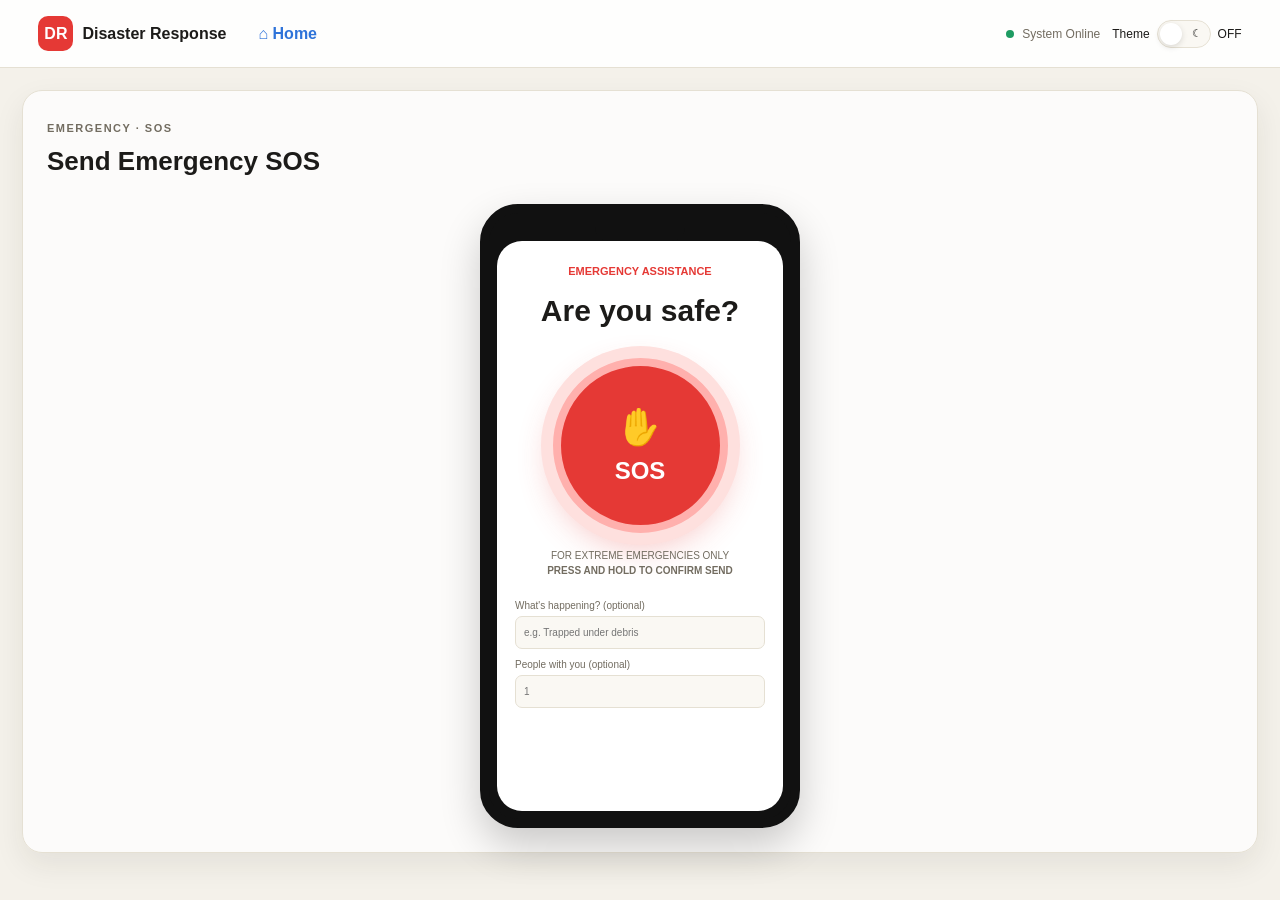
<file: frontend/emergency.html>
<!DOCTYPE html>
<html lang="en">
<head>
  <meta charset="UTF-8">
  <meta name="viewport" content="width=device-width, initial-scale=1.0">
  <meta name="description" content="Send an emergency SOS immediately">
  <title>Emergency SOS — Disaster Response</title>
  <link rel="stylesheet" href="styles.css">
</head>
<body>
<header class="global-header">
  <a class="brand" href="index.html"><span class="brand-mark">DR</span><span>Disaster Response</span></a>
  <nav id="mainNav">
    <a class="nav-link home-link" href="index.html">⌂ Home</a>
  </nav>
  <div class="header-actions">
    <div class="system-status"><span class="status-dot"></span> System Online</div>
    <div class="theme-control"><span>Theme</span><label class="switch"><input type="checkbox" class="theme-input" aria-label="Toggle dark theme"><span class="track"><span>☀</span><span>☾</span><i></i></span></label><span class="theme-state">OFF</span></div>
    <button class="hamburger" id="menuBtn" aria-label="Open navigation">☰</button>
  </div>
</header>

<main class="app-shell">
<section id="sos" class="panel">
  <div class="panel-heading"><div><span class="eyebrow">EMERGENCY · SOS</span><h1>Send Emergency SOS</h1></div></div>
  <div class="phone-wrap">
    <div class="phone">
      <div class="phone-top"></div>
      <div class="phone-screen">
        <div class="phone-label">EMERGENCY ASSISTANCE</div>
        <h2>Are you safe?</h2>
        <div id="sosButton" class="sos-circle">
          <div><span>✋</span><br><b>SOS</b></div>
        </div>
        <p id="sosMessage" class="sos-message">FOR EXTREME EMERGENCIES ONLY<br><b>PRESS AND HOLD TO CONFIRM SEND</b></p>
        <button id="resetSos" class="reset-btn hidden">Send Another SOS</button>
        <div class="optional-fields">
          <label>What's happening? (optional)<input type="text" placeholder="e.g. Trapped under debris"></label>
          <label>People with you (optional)<input type="number" placeholder="1"></label>
        </div>
      </div>
    </div>
  </div>
</section>
</main>

<script src="script.js"></script>
</body>
</html>
</file>
<file: frontend/styles.css>
/* ================================================================
   HOW TO READ THIS FILE (quick CSS refresher)
   ================================================================
   A CSS rule looks like:

       .my-class {
         color: red;
       }

   ".my-class" is the SELECTOR — it says WHICH element(s) to style.
   Everything between { } is the DECLARATION BLOCK — each line inside
   is a "property: value;" pair that says HOW to style them.

   Selector cheat-sheet used in this file:
     .name        → class selector, matches elements with class="name"
     #name        → id selector, matches the one element with id="name"
     tag          → matches every element of that tag, e.g. "button"
     A B          → B anywhere INSIDE A (any depth)
     A > B        → B that is a DIRECT child of A
     A:hover      → A only while the mouse is over it
     A:nth-child(2) → the 2nd child inside its parent
     [attr="val"] → matches elements with that HTML attribute/value

   Look out for comment blocks (like this one) throughout — they explain
   any CSS feature that isn't beginner-obvious the first time you meet
   it in the file below.
   ================================================================ */

/* ============================================================
   THEME VARIABLES — colors, shadows, light/dark mode
   ============================================================ */

/* CSS VARIABLES (a.k.a. "custom properties")
   Think of these like labeled boxes that store a value once, so you can
   reuse it everywhere with var(--name) instead of retyping the same
   color/number 50 times. Change the value here and it updates the WHOLE
   site. All the variables below live on ":root" — the <html> element —
   which means every other element on the page can see and use them. */
:root {
  --bg: #f4f1ea;
  --surface: #fff;
  --surface-raised: #faf8f3;
  --surface-border: #e5e0d3;
  --ink: #1c1b19;
  --ink-muted: #726c60;
  --ink-faint: #aaa398;
  --danger: #e53935;
  --warning: #f0a21a;
  --success: #1e9b62;
  --info: #2e73d9;
  --shadow: 0 12px 30px rgba(39, 35, 25, .08);
  --header: rgba(255, 255, 255, .9);
}

/* ATTRIBUTE SELECTOR: [data-theme="dark"]
   This matches any element that has data-theme="dark" written on it in
   the HTML (our JS adds this to <html> when someone flips the dark-mode
   switch). Because it re-declares the SAME variable names as :root above,
   it simply overwrites their values for dark mode — every var(--bg),
   var(--ink), etc. across the whole file automatically switches color.
   This is the entire dark mode feature — no other CSS below needs to
   know or care about light vs dark. */
[data-theme="dark"] {
  --bg: #0d0f0e;
  --surface: #171a18;
  --surface-raised: #1e221f;
  --surface-border: #303630;
  --ink: #f2efe7;
  --ink-muted: #aaa69d;
  --ink-faint: #74716a;
  --shadow: 0 12px 30px rgba(0, 0, 0, .3);
  --header: rgba(18, 21, 19, .94);
}

/* ============================================================
   BASE RESET & GLOBAL DEFAULTS
   ============================================================ */

/* The * selector means "every single element on the page".
   box-sizing: border-box makes width/height include an element's padding
   and border, instead of adding them on top. This is a near-universal
   reset because it makes sizing elements MUCH more predictable. */
* {
  box-sizing: border-box
}

html {
  scroll-behavior: smooth
}

html,
body {
  max-width: 100%;
  overflow-x: hidden
}

body {
  margin: 0;
  background: var(--bg);
  color: var(--ink);
  font-family: Inter, Segoe UI, Arial, sans-serif;
  line-height: 1.5;
  transition: background .25s, color .25s
}

button,
input,
select {
  font: inherit
}

button {
  cursor: pointer
}

img,
svg {
  max-width: 100%
}

.btn-label {
  white-space: nowrap
}

/* ============================================================
   ANIMATIONS (@keyframes) used throughout the site
   ============================================================ */

/* @keyframes defines a named animation timeline: you describe what a
   style should look like at different points ("from" = 0%, "to" = 100%,
   or exact percentages like 50%). You then play it on an element with
   the "animation" property, e.g. animation: fadeInUp .5s ease;
   Here: fadeInUp starts invisible and shifted down 14px, and ends fully
   visible in its normal position — a simple "fade + slide up" entrance. */
@keyframes fadeInUp {
  from {
    opacity: 0;
    transform: translateY(14px)
  }

  to {
    opacity: 1;
    transform: translateY(0)
  }
}

@keyframes fadeIn {
  from {
    opacity: 0
  }

  to {
    opacity: 1
  }
}

@keyframes pulseDot {

  0%,
  100% {
    box-shadow: 0 0 0 0 rgba(30, 155, 98, .55)
  }

  50% {
    box-shadow: 0 0 0 6px rgba(30, 155, 98, 0)
  }
}

@keyframes modalPop {
  from {
    opacity: 0;
    transform: translateY(18px) scale(.96)
  }

  to {
    opacity: 1;
    transform: translateY(0) scale(1)
  }
}

@keyframes spinIn {
  from {
    transform: rotate(-90deg) scale(.7);
    opacity: 0
  }

  to {
    transform: rotate(0) scale(1);
    opacity: 1
  }
}

/* ============================================================
   HOVER / ACTIVE MICRO-INTERACTIONS
   ============================================================ */

.brand {
  animation: fadeIn .5s ease
}

/* "transition" tells the browser: whenever one of these properties
   changes (e.g. because of :hover below), animate smoothly over .18s
   instead of jumping instantly. This is what makes buttons feel "alive". */
.global-header nav a,
.nav-link,
.sos-mini,
.primary-btn,
.text-btn,
.call-help-card,
.hamburger,
.switch .track {
  transition: transform .18s ease, box-shadow .18s ease, background .18s ease, color .18s ease
}

/* :hover and :active are PSEUDO-CLASSES — they target an element only
   while the mouse is over it (:hover) or being clicked (:active), without
   needing any extra class in the HTML. transform: translateY(-1px) just
   nudges the element up by 1 pixel, giving a subtle "lift" effect. */
.nav-link:hover,
.global-header nav a:hover {
  transform: translateY(-1px)
}

.nav-link:active {
  transform: translateY(0) scale(.97)
}

.sos-mini:hover {
  transform: translateY(-2px);
  box-shadow: 0 10px 22px rgba(229, 57, 53, .35)
}

.sos-mini:active {
  transform: translateY(0) scale(.97)
}

.primary-btn:hover {
  transform: translateY(-2px);
  box-shadow: 0 10px 20px rgba(46, 115, 217, .3)
}

.primary-btn:active {
  transform: translateY(0) scale(.98)
}

.text-btn:hover {
  text-decoration: underline;
  transform: translateX(1px)
}

.hamburger:hover {
  transform: rotate(90deg)
}

.panel {
  animation: fadeInUp .5s ease both
}

/* The ">" combinator means DIRECT CHILD ONLY (not grandchildren).
   ".hazard-layout > *" selects every direct child of .hazard-layout,
   whatever tag it is — used here to animate each card in a grid. */
.hazard-layout>*,
.dashboard-grid>*,
.rescuer-grid>*,
.metrics>* {
  animation: fadeInUp .45s ease both
}

.hazard-layout>*:nth-child(2),
.dashboard-grid>*:nth-child(2),
.rescuer-grid>*:nth-child(2),
.metrics>*:nth-child(2) {
  animation-delay: .06s
}

/* :nth-child(3) targets only the 3rd child element. Combined with the
   rules above (which target the 2nd child too), each card in the grid
   gets a slightly longer animation-delay than the last, so they appear
   to fade in one-by-one instead of all at once — a "staggered" effect. */
.rescuer-grid>*:nth-child(3),
.metrics>*:nth-child(3) {
  animation-delay: .12s
}

/* ============================================================
   SITE HEADER — logo, nav, theme toggle, SOS button, hamburger
   ============================================================ */

/* position: sticky makes the header scroll normally with the page until
   it reaches "top: 0", then it locks in place and stays visible while you
   keep scrolling — that's how the header "follows" you down the page.
   z-index: 1000 controls stacking order: higher numbers sit ON TOP of
   lower ones when elements overlap (e.g. this header sits above the page
   content, but below the 2000-z-index modals further down this file). */
.global-header {
  position: sticky;
  top: 0;
  z-index: 1000;
  min-height: 68px;
  padding: 10px 3%;
  display: flex;
  align-items: center;
  gap: 22px;
  background: var(--header);
  backdrop-filter: blur(14px);
  border-bottom: 1px solid var(--surface-border)
}

.brand {
  font-weight: 800;
  display: flex;
  align-items: center;
  gap: 9px;
  white-space: nowrap;
  text-decoration: none;
  color: var(--ink)
}

.brand-mark {
  display: grid;
  place-items: center;
  width: 35px;
  height: 35px;
  border-radius: 10px;
  background: var(--danger);
  color: #fff
}

/* FLEXBOX: display:flex turns this element into a row (by default) of
   its children, laid out along one line. "gap" adds space between them
   without needing manual margins. align-items:center vertically centers
   them. "flex:1" tells this nav to grow and fill any leftover space in
   the header, pushing the logo left and the buttons right. */
.global-header nav {
  display: flex;
  gap: 5px;
  align-items: center;
  flex: 1
}

.global-header nav a,
.nav-link {
  padding: 9px 10px;
  border: 0;
  background: none;
  color: var(--ink);
  text-decoration: none;
  border-radius: 8px
}

.global-header nav a:hover,
.nav-link:hover {
  background: var(--surface-raised)
}

.global-header nav a.active {
  background: var(--surface-raised);
  font-weight: 800
}

.header-actions {
  display: flex;
  align-items: center;
  gap: 12px
}

.guest-auth,
.session-auth {
  display: flex;
  align-items: center;
  gap: 8px
}

.session-msg {
  font-size: 12px;
  color: var(--ink-muted);
  white-space: nowrap
}

.system-status {
  font-size: 12px;
  color: var(--ink-muted);
  white-space: nowrap
}

.status-dot {
  display: inline-block;
  width: 8px;
  height: 8px;
  border-radius: 50%;
  background: var(--success);
  margin-right: 5px;
  animation: pulseDot 2s ease-in-out infinite
}

.theme-control {
  display: flex;
  align-items: center;
  gap: 7px;
  font-size: 12px;
  white-space: nowrap
}

.switch {
  display: inline-block;
  position: relative;
  width: 54px;
  height: 28px
}

.switch input {
  opacity: 0;
  width: 0;
  height: 0
}

.track {
  position: absolute;
  inset: 0;
  border: 1px solid var(--surface-border);
  border-radius: 30px;
  background: var(--surface-raised);
  display: flex;
  justify-content: space-around;
  align-items: center;
  font-size: 11px
}

/* cubic-bezier(...) is a custom easing curve for animations/transitions
   — instead of moving at a constant speed, it can overshoot and settle
   back, giving a bouncy, playful feel (used a lot in this file for
   buttons and switches "popping" into place). You can preview curves
   like this at cubic-bezier.com if you want to design your own. */
.track i {
  position: absolute;
  width: 22px;
  height: 22px;
  border-radius: 50%;
  left: 2px;
  background: var(--surface);
  box-shadow: 0 2px 6px #0002;
  transition: left .3s cubic-bezier(.34, 1.56, .64, 1)
}

/* :checked matches a checkbox/radio only when it's ticked. The "+"
   between selectors is the ADJACENT SIBLING combinator — it selects the
   element that comes immediately after the matched one in the HTML. So
   ".theme-input:checked + .track i" reads as: "when the hidden checkbox
   right before .track becomes checked, move the little circle (i) inside
   .track to the right" — that's the whole dark-mode toggle switch
   animation, done in pure CSS with no JavaScript needed for the visual. */
.theme-input:checked+.track i {
  left: 28px
}

.sos-mini {
  border: 0;
  border-radius: 9px;
  background: var(--danger);
  color: #fff;
  padding: 10px 13px;
  font-weight: 800;
  text-decoration: none;
  display: inline-flex;
  align-items: center;
  gap: 6px;
  white-space: nowrap
}

.hamburger {
  display: none;
  border: 0;
  background: none;
  color: var(--ink);
  font-size: 25px
}

@keyframes authGlow {

  0%,
  100% {
    box-shadow: 0 0 6px 0 rgba(46, 115, 217, .35), 0 0 0 1px rgba(46, 115, 217, .4) inset
  }

  50% {
    box-shadow: 0 0 14px 2px rgba(46, 115, 217, .6), 0 0 0 1px rgba(46, 115, 217, .65) inset
  }
}

/* color-mix() blends two colors together by percentage — here, 10% of
   the blue "info" color mixed into the surface color, giving a very
   subtle blue tint that still adapts automatically if dark mode changes
   what --surface and --info actually are. */
.auth-btn {
  font-weight: 800;
  background: color-mix(in srgb, var(--info) 10%, var(--surface));
  border: 1px solid transparent;
  padding: 9px 16px;
  border-radius: 9px;
  animation: authGlow 2.6s ease-in-out infinite
}

.auth-btn:hover {
  background: color-mix(in srgb, var(--info) 20%, var(--surface));
  transform: translateY(-2px)
}

.auth-btn:active {
  transform: translateY(0) scale(.96)
}

/* ============================================================
   PAGE SHELL & PANEL CARDS — the main content wrapper
   ============================================================ */

/* max-width + margin:auto is the classic way to center a block on the
   page: it can never grow past 1600px wide, and "auto" margins split any
   remaining space evenly on the left and right. */
.app-shell {
  max-width: 1600px;
  margin: auto;
  padding: 22px
}

.panel {
  margin-bottom: 22px;
  padding: 24px;
  border: 1px solid var(--surface-border);
  border-radius: 20px;
  background: color-mix(in srgb, var(--surface) 75%, transparent);
  box-shadow: var(--shadow);
  scroll-margin-top: 85px
}

.panel-heading {
  display: flex;
  justify-content: space-between;
  align-items: center;
  gap: 15px;
  margin-bottom: 20px;
  flex-wrap: wrap
}

.panel-heading h1 {
  margin: 3px 0;
  font-size: 26px
}

.eyebrow {
  font-size: 11px;
  letter-spacing: 1.5px;
  color: var(--ink-muted);
  font-weight: 800
}

.live-badge {
  background: #dff5e8;
  color: #187a4e;
  border-radius: 30px;
  padding: 6px 10px;
  font-size: 11px;
  font-weight: 800
}

/* ============================================================
   SIDEBAR NAV (used on some dashboard layouts)
   ============================================================ */

.dashboard-layout {
  display: grid;
  grid-template-columns: 210px 1fr;
  gap: 20px
}

.sidebar {
  border-right: 1px solid var(--surface-border);
  padding-right: 15px
}

.sidebar a {
  display: block;
  padding: 12px;
  border-radius: 9px;
  color: var(--ink-muted);
  text-decoration: none;
  margin-bottom: 5px
}

.sidebar a.active,
.sidebar a:hover {
  background: var(--surface-raised);
  color: var(--ink);
  font-weight: 700
}

.sidebar-close,
.sidebar-open {
  display: none
}

/* ============================================================
   METRIC CARDS — the stat tiles at the top of dashboards
   ============================================================ */

/* CSS GRID: display:grid lays children out in rows AND columns (unlike
   flexbox, which is one direction at a time). grid-template-columns
   defines the columns. Here we use a common responsive trick:
     repeat(auto-fit, minmax(190px, 1fr))
   "auto-fit" says "fit as many columns as will comfortably fit".
   "minmax(190px, 1fr)" says each column is never smaller than 190px, but
   otherwise stretches equally ("1fr" = one fraction of the free space).
   Result: the grid automatically reflows from 3 columns on a wide screen
   down to 1 column on a phone — no media query needed for this part! */
.metrics {
  display: grid;
  grid-template-columns: repeat(auto-fit, minmax(190px, 1fr));
  gap: 14px
}

.metric-card,
.card,
.task-card {
  background: var(--surface);
  border: 1px solid var(--surface-border);
  border-radius: 15px;
  padding: 18px;
  box-shadow: var(--shadow)
}

.metric-card span {
  display: block;
  color: var(--ink-muted);
  font-size: 13px
}

.metric-card strong {
  font-size: 35px;
  display: block;
  margin: 5px 0
}

.metric-card em {
  font-style: normal;
  font-size: 12px;
  color: #e03d38
}

.green-text {
  color: var(--success) !important
}

/* clip-path: polygon(...) cuts an element into a custom shape by
   connecting a list of x% y% points. You don't need to understand every
   coordinate — this particular list just draws a jagged zig-zag line,
   used here as a mini decorative "trend line" graphic. */
.trend {
  height: 30px;
  margin-top: 10px;
  clip-path: polygon(0 85%, 10% 70%, 20% 80%, 30% 45%, 40% 60%, 50% 25%, 60% 38%, 70% 10%, 80% 28%, 90% 5%, 100% 18%, 100% 28%, 90% 15%, 80% 38%, 70% 20%, 60% 48%, 50% 35%, 40% 70%, 30% 55%, 20% 90%, 10% 80%, 0 95%)
}

.trend.red {
  background: var(--danger)
}

.trend.green {
  background: var(--success)
}

.bars {
  height: 95px;
  display: flex;
  align-items: end;
  gap: 12px;
  margin-top: 8px
}

.bars i {
  flex: 1;
  background: var(--info);
  font-size: 9px;
  font-style: normal;
  text-align: center;
  color: #fff;
  border-radius: 5px 5px 0 0;
  padding-top: 3px
}

/* ============================================================
   DASHBOARD GRID — case pipeline + activity feed
   ============================================================ */

.dashboard-grid {
  display: grid;
  grid-template-columns: 1fr 1fr;
  gap: 14px;
  margin-top: 14px
}

.card h2 {
  font-size: 17px;
  margin: 0 0 15px
}

.pipeline {
  display: grid;
  grid-template-columns: repeat(4, 1fr);
  gap: 10px
}

.pipeline div {
  border-top: 3px solid var(--surface-border);
  padding-top: 10px;
  color: var(--ink-muted)
}

.pipeline .done,
.pipeline .active {
  border-color: var(--info);
  color: var(--ink)
}

.pipeline b {
  display: block;
  font-size: 12px
}

.pipeline span {
  font-size: 12px
}

.activity>div {
  display: grid;
  grid-template-columns: 100px 1fr auto;
  gap: 8px;
  padding: 10px 0;
  border-bottom: 1px solid var(--surface-border);
  font-size: 12px
}

.activity small {
  color: var(--ink-faint)
}

/* ============================================================
   "NEED HELP" CALL-OUT CARD
   ============================================================ */

.call-help-card {
  display: flex;
  align-items: center;
  gap: 16px;
  text-decoration: none;
  color: inherit;
  border-color: var(--danger);
  cursor: pointer;
  transition: transform .15s, box-shadow .15s;
  margin-bottom: 14px
}

.call-help-card:hover {
  transform: translateY(-2px);
  box-shadow: 0 16px 34px rgba(229, 57, 53, .18)
}

.call-help-icon {
  font-size: 32px;
  width: 58px;
  height: 58px;
  border-radius: 16px;
  background: #fee0de;
  display: grid;
  place-items: center;
  flex: none
}

.call-help-card h2 {
  margin: 0 0 4px;
  font-size: 17px
}

.call-help-card p {
  margin: 0;
  font-size: 13px;
  color: var(--ink-muted)
}

.call-help-arrow {
  margin-left: auto;
  font-size: 20px;
  color: var(--danger);
  flex: none
}

/* ============================================================
   HAZARD GUIDE — location card, map, hazard info panels
   ============================================================ */

.hazard-layout {
  display: grid;
  grid-template-columns: 1fr 1.4fr;
  gap: 18px
}

.location-card h3 {
  font-size: 28px;
  margin: 4px 0
}

.coordinates {
  color: var(--ink-muted)
}

.location-map {
  height: 220px;
  border-radius: 12px;
  overflow: hidden;
  margin-top: 2px;
  background: #eef1df;
  z-index: 0
}

.location-map .leaflet-container,
.office-map .leaflet-container {
  font-family: inherit;
  background: #eef1df
}

.location-note {
  margin: 8px 0 0;
  font-size: 12px;
  color: var(--ink-muted)
}

.hazard-info {
  display: grid;
  grid-template-columns: repeat(auto-fit, minmax(200px, 1fr));
  gap: 12px
}

.hazard-info div {
  padding: 14px;
  border: 1px solid var(--surface-border);
  border-radius: 11px
}

.hazard-info h3 {
  margin: 0 0 5px;
  font-size: 15px
}

.hazard-info p {
  margin: 0;
  color: var(--ink-muted);
  font-size: 13px
}

/* ============================================================
   LIVE ZONE / TEAM MAP — Leaflet map + custom pin markers
   ============================================================ */

.office-map {
  border-radius: 12px;
  overflow: hidden;
  min-height: 390px;
  background: #eef1df;
  z-index: 0
}

.map-marker-pin {
  display: flex;
  align-items: center;
  justify-content: center;
  width: 34px;
  height: 34px;
  border-radius: 50% 50% 50% 0;
  transform: rotate(-45deg);
  box-shadow: 0 3px 8px rgba(0, 0, 0, .35);
  border: 2px solid #fff
}

.map-marker-pin span {
  transform: rotate(45deg);
  font-size: 15px
}

.map-popup b {
  display: block;
  margin-bottom: 2px
}

.map-popup .map-popup-meta {
  color: var(--ink-muted);
  font-size: 12px;
  margin-top: 2px
}

/* ============================================================
   EMERGENCY SOS SCREEN — phone mockup + hold-to-send button
   ============================================================ */

.phone-wrap {
  display: flex;
  justify-content: center
}

.phone {
  width: 320px;
  border: 9px solid #111;
  border-radius: 38px;
  background: #111;
  padding: 8px;
  box-shadow: 0 18px 40px #0003
}

.phone-top {
  width: 90px;
  height: 20px;
  border-radius: 0 0 14px 14px;
  background: #111;
  margin: auto;
  position: relative;
  z-index: 2
}

.phone-screen {
  background: var(--surface);
  min-height: 570px;
  border-radius: 25px;
  padding: 22px 18px;
  text-align: center
}

.phone-label {
  font-size: 11px;
  color: var(--danger);
  font-weight: 800
}

.phone-screen h2 {
  font-size: 30px;
  margin: 8px
}

/* border-radius: 50% on an element with equal width and height turns a
   square box into a perfect circle — a common trick for round buttons,
   avatars, and dots. */
.sos-circle {
  width: 175px;
  height: 175px;
  border-radius: 50%;
  border: 8px solid #ffb0ad;
  background: var(--danger);
  color: #fff;
  box-shadow: 0 0 0 12px #fee0de, 0 12px 35px #e5393555;
  display: grid;
  place-content: center;
  margin: 25px auto 15px;
  transition: transform .2s ease, box-shadow .2s ease, background .3s ease, border-color .3s ease
}

.sos-circle.sent {
  animation: sentBounce .5s cubic-bezier(.34, 1.56, .64, 1)
}

@keyframes sentBounce {
  0% {
    transform: scale(.85)
  }

  60% {
    transform: scale(1.08)
  }

  100% {
    transform: scale(1)
  }
}

.sos-circle span {
  font-size: 35px
}

.sos-circle b {
  font-size: 24px
}

.sos-circle.holding {
  transform: scale(.96);
  box-shadow: 0 0 0 12px #ffd1ce, 0 0 35px #e53935
}

.sos-circle.sent {
  background: var(--success);
  border-color: #b7efd3;
  box-shadow: 0 0 0 12px #dff7e9
}

@keyframes sosPulse {

  0%,
  100% {
    box-shadow: 0 0 0 12px #fee0de, 0 12px 35px #e5393555
  }

  50% {
    box-shadow: 0 0 0 22px #fee0de, 0 12px 45px #e53935aa
  }
}

.sos-circle.quick-pulse {
  animation: sosPulse 1.1s ease-in-out infinite
}

.sos-message {
  font-size: 10px;
  color: var(--ink-muted)
}

.optional-fields {
  display: grid;
  gap: 8px;
  text-align: left;
  margin-top: 20px
}

.optional-fields label {
  font-size: 10px;
  color: var(--ink-muted)
}

.optional-fields input {
  width: 100%;
  padding: 8px;
  border: 1px solid var(--surface-border);
  background: var(--surface-raised);
  color: var(--ink);
  border-radius: 7px;
  margin-top: 3px
}

.reset-btn {
  border: 0;
  background: var(--surface-raised);
  color: var(--ink);
  padding: 8px 12px;
  border-radius: 7px;
  margin-top: 10px
}

.hidden {
  display: none !important
}

/* ============================================================
   RESCUER TASK CARDS — availability toggle, severity tags, actions
   ============================================================ */

.availability {
  border: 0;
  border-radius: 30px;
  padding: 10px 15px;
  font-weight: 800
}

.availability.available {
  background: #dff5e8;
  color: #187a4e
}

.availability.busy {
  background: #ffe3df;
  color: #b53029
}

.rescuer-grid {
  display: grid;
  grid-template-columns: repeat(auto-fit, minmax(250px, 1fr));
  gap: 15px
}

.task-card {
  position: relative
}

.task-card h2 {
  margin: 13px 0 6px
}

.task-card p {
  font-size: 13px;
  color: var(--ink-muted);
  margin: 5px 0
}

.task-card small {
  color: var(--ink-faint)
}

.severity {
  display: inline-block;
  border-radius: 20px;
  padding: 4px 7px;
  font-size: 9px;
  font-weight: 900
}

.severity.high {
  background: #ffe0de;
  color: #bd2924
}

.severity.medium {
  background: #fff0c9;
  color: #956900
}

.severity.live {
  background: #ffe4cf;
  color: #a84f0a
}

.severity.safe {
  background: #dff5e8;
  color: #187a4e
}

.task-actions {
  display: grid;
  grid-template-columns: 1fr 1fr 1fr;
  gap: 5px;
  margin-top: 15px
}

.task-actions button {
  border: 0;
  border-radius: 7px;
  padding: 9px 4px;
  font-size: 10px;
  font-weight: 800;
  background: var(--info);
  color: #fff
}

.task-actions button:nth-child(2) {
  background: var(--warning)
}

.task-actions button:nth-child(3) {
  background: var(--success)
}

.task-status {
  display: block;
  margin-top: 10px;
  font-size: 10px;
  color: var(--ink-muted)
}

/* ============================================================
   OFFICE CASES TABLE — active cases + rescuer assignment
   ============================================================ */

.office-layout {
  display: grid;
  grid-template-columns: 1.3fr 1fr;
  gap: 16px
}

.table-title,
.map-title {
  display: flex;
  justify-content: space-between;
  align-items: center
}

.table-title span,
.map-title span {
  font-size: 11px;
  color: var(--ink-muted)
}

.table-scroll {
  overflow-x: auto
}

table {
  width: 100%;
  border-collapse: collapse;
  font-size: 12px
}

th,
td {
  padding: 12px 8px;
  text-align: left;
  border-bottom: 1px solid var(--surface-border);
  white-space: nowrap
}

th {
  color: var(--ink-muted);
  font-size: 10px;
  text-transform: uppercase
}

.team-select {
  background: var(--surface-raised);
  border: 1px solid var(--surface-border);
  color: var(--ink);
  padding: 7px;
  border-radius: 7px
}

/* ============================================================
   MODALS — login, signup, forgot-password overlay dialogs
   ============================================================ */

.modal {
  position: fixed;
  inset: 0;
  background: #0008;
  display: grid;
  place-items: center;
  z-index: 2000;
  padding: 20px;
  opacity: 0;
  visibility: hidden;
  transition: opacity .22s ease, visibility 0s linear .22s
}

.modal.open {
  opacity: 1;
  visibility: visible;
  transition: opacity .22s ease, visibility 0s linear 0s;
  animation: fadeIn .22s ease
}

.modal-card {
  width: min(400px, 100%);
  background: var(--surface);
  border: 1px solid var(--surface-border);
  border-radius: 18px;
  padding: 25px;
  position: relative;
  transform: translateY(18px) scale(.96);
  transition: transform .28s cubic-bezier(.16, 1, .3, 1)
}

.modal.open .modal-card {
  transform: translateY(0) scale(1);
  animation: modalPop .32s cubic-bezier(.16, 1, .3, 1)
}

.modal-close {
  position: absolute;
  right: 12px;
  top: 10px;
  border: 0;
  background: none;
  color: var(--ink);
  font-size: 25px
}

.modal-card h2 {
  margin-top: 0
}

.modal-card label {
  display: block;
  font-size: 12px;
  color: var(--ink-muted);
  margin: 12px 0
}

.modal-card input,
.modal-card select {
  width: 100%;
  padding: 11px;
  border: 1px solid var(--surface-border);
  background: var(--surface-raised);
  color: var(--ink);
  border-radius: 8px;
  margin-top: 5px
}

.primary-btn {
  width: 100%;
  border: 0;
  background: var(--info);
  color: #fff;
  padding: 12px;
  border-radius: 8px;
  font-weight: 800
}

.text-btn {
  border: 0;
  background: none;
  color: var(--info);
  font-weight: 700
}

/* ============================================================
   FORGOT-PASSWORD STEP FLOW — dot tracker, shake-error state
   ============================================================ */

.step-track {
  display: flex;
  align-items: center;
  justify-content: center;
  gap: 8px;
  margin: 14px 0 4px
}

.step-dot {
  width: 8px;
  height: 8px;
  border-radius: 50%;
  background: var(--surface-border);
  transition: background .25s ease, transform .25s ease
}

.step-dot.active {
  background: var(--info);
  transform: scale(1.3)
}

.step-dot.done {
  background: var(--success)
}

.step-hint {
  font-size: 12.5px;
  color: var(--ink-muted);
  margin: 10px 0 4px
}

.forgot-step {
  animation: fadeInUp .3s ease both
}

@keyframes shakeError {

  0%,
  100% {
    transform: translateX(0)
  }

  25% {
    transform: translateX(-6px)
  }

  75% {
    transform: translateX(6px)
  }
}

.input-error {
  border-color: var(--danger) !important;
  animation: shakeError .35s ease
}

.step-success {
  text-align: center;
  padding: 6px 0 14px
}

.step-success-icon {
  width: 56px;
  height: 56px;
  border-radius: 50%;
  background: var(--success);
  color: #fff;
  font-size: 26px;
  display: grid;
  place-items: center;
  margin: 0 auto 12px;
  animation: sentBounce .5s cubic-bezier(.34, 1.56, .64, 1)
}

.settings-panel {
  min-height: 150px
}

/* ============================================================
   MISC UI: role badge, home link, checklist
   ============================================================ */

.role-badge {
  font-size: 11px;
  font-weight: 800;
  letter-spacing: .3px;
  color: var(--info);
  background: color-mix(in srgb, var(--info) 12%, var(--surface));
  border: 1px solid color-mix(in srgb, var(--info) 30%, transparent);
  padding: 6px 12px;
  border-radius: 20px;
  white-space: nowrap
}

.nav-link.home-link {
  font-weight: 800;
  color: var(--info);
  display: inline-flex;
  align-items: center;
  gap: 4px
}

.checklist {
  display: grid;
  gap: 10px
}

.checklist-item {
  display: flex;
  align-items: flex-start;
  gap: 12px;
  padding: 13px 14px;
  border: 1px solid var(--surface-border);
  border-radius: 11px;
  background: var(--surface);
  cursor: pointer;
  transition: border-color .18s ease, background .18s ease
}

.checklist-item:hover {
  border-color: var(--info)
}

.checklist-item input {
  width: 18px;
  height: 18px;
  flex: none;
  margin-top: 2px;
  accent-color: var(--success)
}

.checklist-item span {
  font-size: 13.5px;
  color: var(--ink)
}

/* :has() is a newer pseudo-class that lets a PARENT react to its
   CHILDREN — something CSS couldn't do for a long time. Here it says:
   "style this .checklist-item differently, but only if it CONTAINS a
   checked checkbox" — giving completed checklist rows a green tint. */
.checklist-item:has(input:checked) {
  background: color-mix(in srgb, var(--success) 8%, var(--surface));
  border-color: color-mix(in srgb, var(--success) 40%, transparent)
}

.checklist-item:has(input:checked) span {
  color: var(--ink-muted);
  text-decoration: line-through
}

.workspace-note {
  font-size: 12px;
  color: var(--ink-muted);
  margin: -10px 0 18px
}

@keyframes slideDownFade {
  from {
    opacity: 0;
    transform: translateY(-10px)
  }

  to {
    opacity: 1;
    transform: translateY(0)
  }
}

/* ============================================================
   RESPONSIVE BREAKPOINTS — tablet down to small phone
   ============================================================
   A MEDIA QUERY like "@media (max-width: 700px)" only applies the CSS
   inside it when the browser window is 700px wide or narrower. We stack
   several of these from widest to narrowest, so as the screen shrinks,
   more and more of these overrides kick in — this is the core technique
   behind "responsive design" (one site that reshapes itself for phones,
   tablets, and desktops). */

/* ---------- ~1100px: tablets & small laptops — collapse top nav into a drawer ---------- */
@media(max-width:1100px) {
  .global-header nav {
    display: none
  }

  .hamburger {
    display: block
  }

  .system-status {
    display: none
  }

  .role-badge {
    display: none
  }

  #mainNav.mobile-open {
    animation: slideDownFade .22s ease both
  }

  .dashboard-layout {
    grid-template-columns: 1fr
  }

  .sidebar {
    display: none;
    position: fixed;
    z-index: 1500;
    left: 0;
    top: 0;
    bottom: 0;
    width: 270px;
    max-width: 80vw;
    padding: 70px 20px 20px;
    background: var(--surface);
    border-right: 1px solid var(--surface-border);
    box-shadow: var(--shadow)
  }

  .sidebar.open {
    display: block
  }

  .sidebar-close,
  .sidebar-open {
    display: block
  }

  .sidebar-close {
    position: absolute;
    right: 12px;
    top: 12px;
    border: 0;
    background: none;
    color: var(--ink);
    font-size: 25px
  }

  .sidebar-open {
    margin-bottom: 10px;
    border: 1px solid var(--surface-border);
    background: var(--surface);
    color: var(--ink);
    border-radius: 7px;
    padding: 7px 10px
  }

  .hazard-layout,
  .office-layout {
    grid-template-columns: 1fr
  }
}

/* ---------- ~960px: tablets in portrait — stack two-up dashboard cards ---------- */
@media(max-width:960px) {
  .dashboard-grid {
    grid-template-columns: 1fr
  }

  .pipeline {
    grid-template-columns: 1fr 1fr
  }

  .app-shell {
    padding: 18px
  }
}

/* ---------- ~700px: phones ---------- */
@media(max-width:700px) {
  .app-shell {
    padding: 10px
  }

  .panel {
    padding: 15px;
    border-radius: 14px
  }

  .global-header {
    padding: 8px 12px;
    gap: 8px
  }

  .brand span:last-child {
    display: none
  }

  .header-actions {
    margin-left: auto
  }

  .theme-control>span:first-child {
    display: none
  }

  .sos-mini {
    padding: 8px 10px
  }

  .activity>div {
    grid-template-columns: 1fr
  }

  .phone {
    width: min(320px, 100%)
  }

  .phone-screen {
    min-height: 560px
  }

  .office-map {
    min-height: 300px
  }

  .location-map {
    height: 190px
  }

  table {
    min-width: 640px
  }

  .panel-heading h1 {
    font-size: 21px
  }

  .call-help-card {
    flex-wrap: wrap
  }

  .checklist-item {
    padding: 11px 12px
  }

  .modal-card {
    padding: 20px
  }
}

/* ---------- ~480px: small phones ---------- */
@media(max-width:480px) {
  .app-shell {
    padding: 8px
  }

  .panel {
    padding: 12px;
    border-radius: 12px;
    margin-bottom: 14px
  }

  .panel-heading h1 {
    font-size: 18px
  }

  .panel-heading {
    gap: 8px
  }

  .eyebrow {
    font-size: 10px
  }

  .global-header {
    padding: 7px 10px;
    min-height: 58px
  }

  .header-actions {
    gap: 6px;
    flex-wrap: wrap;
    justify-content: flex-end;
    row-gap: 6px
  }

  .btn-label {
    display: none
  }

  .sos-mini {
    padding: 8px;
    border-radius: 8px
  }

  .logout-btn {
    padding: 9px 8px
  }

  .switch {
    width: 44px;
    height: 24px
  }

  .track i {
    width: 18px;
    height: 18px
  }

  .theme-input:checked+.track i {
    left: 22px
  }

  .brand-mark {
    width: 30px;
    height: 30px;
    font-size: 13px
  }

  .guest-auth,
  .session-auth {
    gap: 5px
  }

  .auth-btn {
    padding: 8px 11px;
    font-size: 12.5px
  }

  .session-msg {
    display: none
  }

  .continue-workspace-btn {
    font-size: 12px;
    padding: 9px 8px
  }

  .metric-card strong {
    font-size: 28px
  }

  .metric-card {
    padding: 14px
  }

  .call-help-icon {
    width: 48px;
    height: 48px;
    font-size: 26px;
    border-radius: 13px
  }

  .call-help-card h2 {
    font-size: 15px
  }

  .location-map {
    height: 170px
  }

  .office-map {
    min-height: 250px
  }

  .map-marker-pin {
    width: 28px;
    height: 28px
  }

  .map-marker-pin span {
    font-size: 12px
  }

  .phone-screen {
    padding: 18px 14px;
    min-height: 520px
  }

  .sos-circle {
    width: 145px;
    height: 145px;
    margin: 18px auto 12px
  }

  .sos-circle span {
    font-size: 28px
  }

  .sos-circle b {
    font-size: 19px
  }

  .phone-screen h2 {
    font-size: 24px
  }

  .modal {
    padding: 12px
  }

  .modal-card {
    padding: 16px;
    border-radius: 14px
  }

  .task-actions {
    gap: 4px
  }

  .task-actions button {
    padding: 8px 3px;
    font-size: 9px
  }

  .rescuer-grid,
  .hazard-info,
  .metrics {
    grid-template-columns: 1fr
  }

  .step-track {
    gap: 6px
  }
}
</file>
